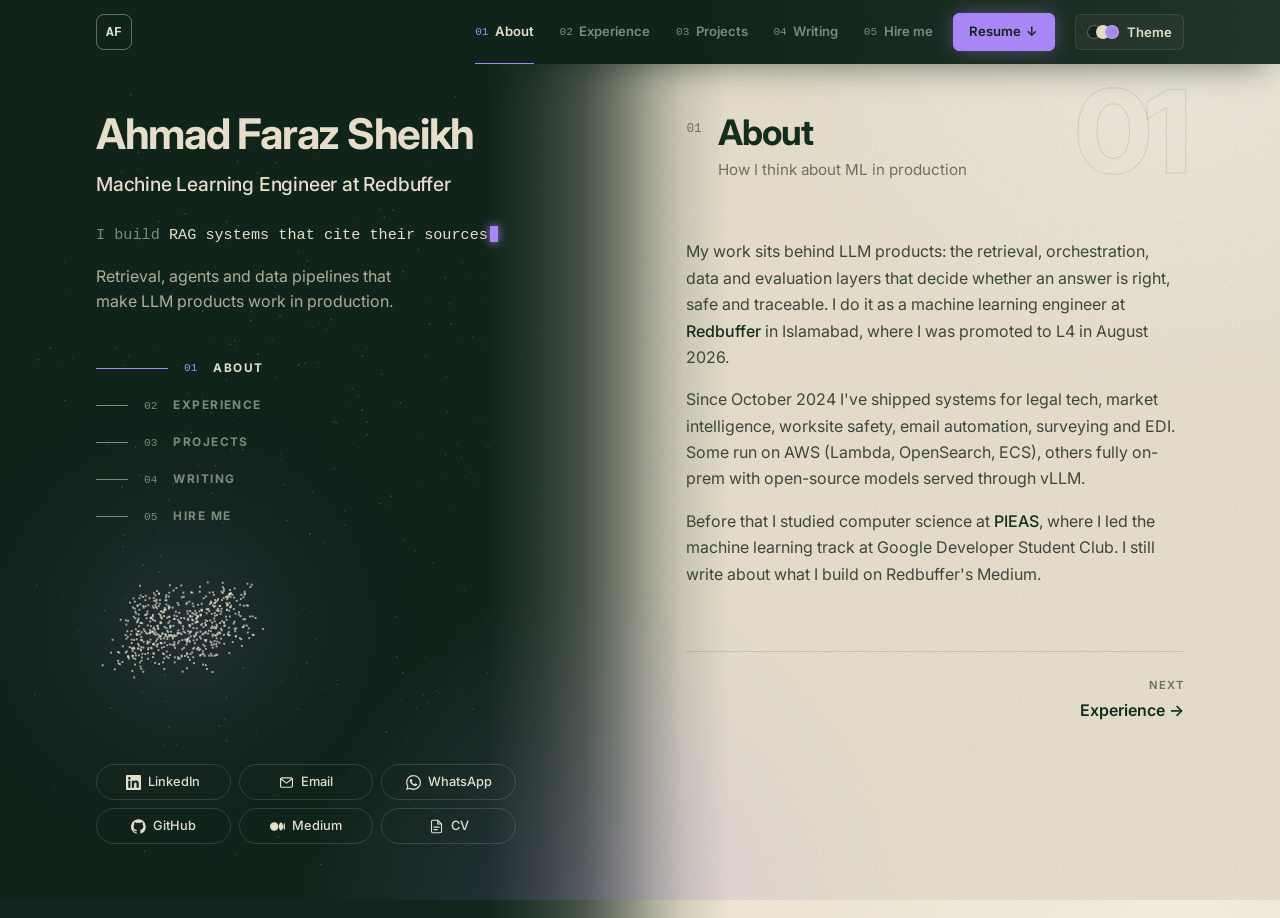
<file: index.html>
<!DOCTYPE html>
<html lang="en">
<head>
<meta charset="utf-8">
<meta name="viewport" content="width=device-width, initial-scale=1, viewport-fit=cover">
<title>Ahmad Faraz Sheikh | Machine Learning Engineer</title>
<meta name="description" content="Ahmad Faraz Sheikh is a machine learning engineer at Redbuffer building RAG systems, agentic AI, data pipelines and LLM evaluation, deployed on AWS and on-prem with vLLM.">
<meta name="author" content="Ahmad Faraz Sheikh">
<meta property="og:type" content="website">
<meta property="og:title" content="Ahmad Faraz Sheikh | Machine Learning Engineer">
<meta property="og:description" content="Ahmad Faraz Sheikh is a machine learning engineer at Redbuffer building RAG systems, agentic AI, data pipelines and LLM evaluation, deployed on AWS and on-prem with vLLM.">
<meta property="og:image" content="assets/img/og-image.png">
<meta name="twitter:card" content="summary_large_image">
<meta name="theme-color" content="#11261c">
<script>try{var m=location.search.match(/[?&]palette=([a-z]+)/),p=m?m[1]:localStorage.getItem("palette");if(p)document.documentElement.dataset.palette=p}catch(e){}</script>
<link rel="icon" href="favicon.svg" type="image/svg+xml">
<link rel="preconnect" href="https://fonts.googleapis.com">
<link rel="preconnect" href="https://fonts.gstatic.com" crossorigin>
<link href="https://fonts.googleapis.com/css2?family=Inter:wght@400;500;600;700&display=swap" rel="stylesheet">
<link rel="stylesheet" href="assets/css/style.css?v=32">
</head>
<body data-page="index">
<div class="spot" aria-hidden="true"></div>
<a class="skip" href="#main">Skip to content</a>
<canvas id="field" aria-hidden="true"></canvas>
<div class="topbar" role="banner">
  <div class="tb-in">
    <a class="brand" href="#about" data-sec="about" aria-label="Ahmad Faraz Sheikh, back to start"><span>AF</span></a>
    <nav class="tb-nav" aria-label="Sections"><a href="#about" data-sec="about"><b>01</b>About</a><a href="#experience" data-sec="experience"><b>02</b>Experience</a><a href="#projects" data-sec="projects"><b>03</b>Projects</a><a href="#writing" data-sec="writing"><b>04</b>Writing</a><a href="#hire" data-sec="hire"><b>05</b>Hire me</a></nav>
    <a class="tb-cv" id="tbCv" download>Resume <span aria-hidden="true">↓</span></a>
    <div class="tb-theme">
      <button class="tb-pal" id="palBtn" type="button" aria-haspopup="true" aria-expanded="false" aria-controls="palMenu" aria-label="Change colour theme"><span class="sw"><i></i><i></i><i></i></span><span class="lbl">Theme</span></button>
      <ul class="pal-menu" id="palMenu" role="menu" aria-label="Colour themes" hidden><li role="none"><button type="button" role="menuitemradio" aria-checked="false" data-pal="navy"><span class="sw" style="--d:#0f1b33;--l:#f3ead8;--s:#ff7a66"><i></i><i></i><i></i></span><span>Navy & Cream<small>with a hint of coral</small></span></button></li><li role="none"><button type="button" role="menuitemradio" aria-checked="false" data-pal="forest"><span class="sw" style="--d:#11261c;--l:#ece3d0;--s:#b08cff"><i></i><i></i><i></i></span><span>Forest & Sand<small>with a hint of electric purple</small></span></button></li><li role="none"><button type="button" role="menuitemradio" aria-checked="false" data-pal="mono"><span class="sw" style="--d:#0a0a0b;--l:#ffffff;--s:#c6ff3d"><i></i><i></i><i></i></span><span>Midnight & White<small>with a hint of lime</small></span></button></li></ul>
    </div>
  </div>
</div>
<div class="layout">
  <header class="side">
    <div>
      <h1><a href="index.html">Ahmad Faraz Sheikh</a></h1>
      <h2 class="role">Machine Learning Engineer at Redbuffer</h2>
      <p class="typed" aria-label="What I work on"><span class="k">I build</span> <span id="typed"></span><span class="caret" aria-hidden="true"></span></p>
      <p class="pitch">Retrieval, agents and data pipelines that make LLM products work in production.</p>
      <nav class="toc" aria-label="Sections">
        <a href="#about" data-sec="about"><i></i><b>01</b><span>About</span></a>
        <a href="#experience" data-sec="experience"><i></i><b>02</b><span>Experience</span></a>
        <a href="#projects" data-sec="projects"><i></i><b>03</b><span>Projects</span></a>
        <a href="#writing" data-sec="writing"><i></i><b>04</b><span>Writing</span></a>
        <a href="#hire" data-sec="hire"><i></i><b>05</b><span>Hire me</span></a>
      </nav>
    </div>
    <div class="viz" aria-hidden="true"></div>
    <div class="side-foot">
      <ul class="socials" id="socials" aria-label="Contact and links"></ul>
    </div>
  </header>

  <main id="main" class="content sand">
      <section id="about" class="sec" aria-label="About" data-num="01">
        <header class="sec-head"><span class="num">01</span><div><h2>About</h2><p class="kicker">How I think about ML in production</p></div></header>
        <div class="about" id="aboutText"></div>
        <nav class="pager" aria-label="Section pages"><span></span><a class="pg next" href="#experience" data-sec="experience"><small>Next</small><span>Experience →</span></a></nav>
      </section>
      <section id="experience" class="sec" aria-label="Experience" data-num="02">
        <header class="sec-head"><span class="num">02</span><div><h2>Experience</h2><p class="kicker">Where I have shipped</p></div></header>
        <ol class="list" id="experienceList"></ol>
        <a class="arrow-link" id="cvLink" download>Download full CV <span aria-hidden="true">→</span></a>
        <nav class="pager" aria-label="Section pages"><a class="pg prev" href="#about" data-sec="about"><small>Previous</small><span>← About</span></a><a class="pg next" href="#projects" data-sec="projects"><small>Next</small><span>Projects →</span></a></nav>
      </section>
      <section id="projects" class="sec" aria-label="Projects" data-num="03">
        <header class="sec-head"><span class="num">03</span><div><h2>Projects</h2><p class="kicker">Selected client work</p></div></header>
        <ol class="list" id="projectList"></ol>
        <a class="arrow-link" href="projects.html">View full project archive <span aria-hidden="true">→</span></a>
        <nav class="pager" aria-label="Section pages"><a class="pg prev" href="#experience" data-sec="experience"><small>Previous</small><span>← Experience</span></a><a class="pg next" href="#writing" data-sec="writing"><small>Next</small><span>Writing →</span></a></nav>
      </section>
      <section id="writing" class="sec" aria-label="Writing" data-num="04">
        <header class="sec-head"><span class="num">04</span><div><h2>Writing</h2><p class="kicker">Notes on Medium</p></div></header>
        <ol class="list" id="writingList"></ol>
        <a class="arrow-link" href="#hire" data-sec="hire">Want to work together? <span aria-hidden="true">→</span></a>
        <nav class="pager" aria-label="Section pages"><a class="pg prev" href="#projects" data-sec="projects"><small>Previous</small><span>← Projects</span></a><a class="pg next" href="#hire" data-sec="hire"><small>Next</small><span>Hire me →</span></a></nav>
      </section>
      <section id="hire" class="sec" aria-label="Hire me" data-num="05">
        <header class="sec-head"><span class="num">05</span><div><h2>Hire me</h2><p class="kicker">Why work with me, and how to reach me</p></div></header>
        <h3 class="sub-h">What you get</h3>
        <ol class="why" id="whyList"></ol>
        <h3 class="sub-h">How I work</h3>
        <ol class="steps" id="processList"></ol>
        <div class="contact" id="contactBox"></div>
        <footer class="foot"><p class="small">Hand-built with plain HTML, CSS and JavaScript. Hosted on GitHub Pages.</p></footer>
        <nav class="pager" aria-label="Section pages"><a class="pg prev" href="#writing" data-sec="writing"><small>Previous</small><span>← Writing</span></a><a class="pg next" href="#about" data-sec="about"><small>Back to start</small><span>About ↺</span></a></nav>
      </section>
  </main>
</div>

<dialog id="modal" aria-labelledby="mTitle"><div id="modalBody"></div></dialog>
<noscript><p style="text-align:center;padding:2rem">This site needs JavaScript to show its content. Email <a href="mailto:faraz.sheikh2001@gmail.com">faraz.sheikh2001@gmail.com</a>.</p></noscript>
<script src="assets/js/content.js?v=32" defer></script>
<script src="assets/js/field.js?v=32" defer></script>
<script src="assets/js/main.js?v=32" defer></script>
</body>
</html>
</file>
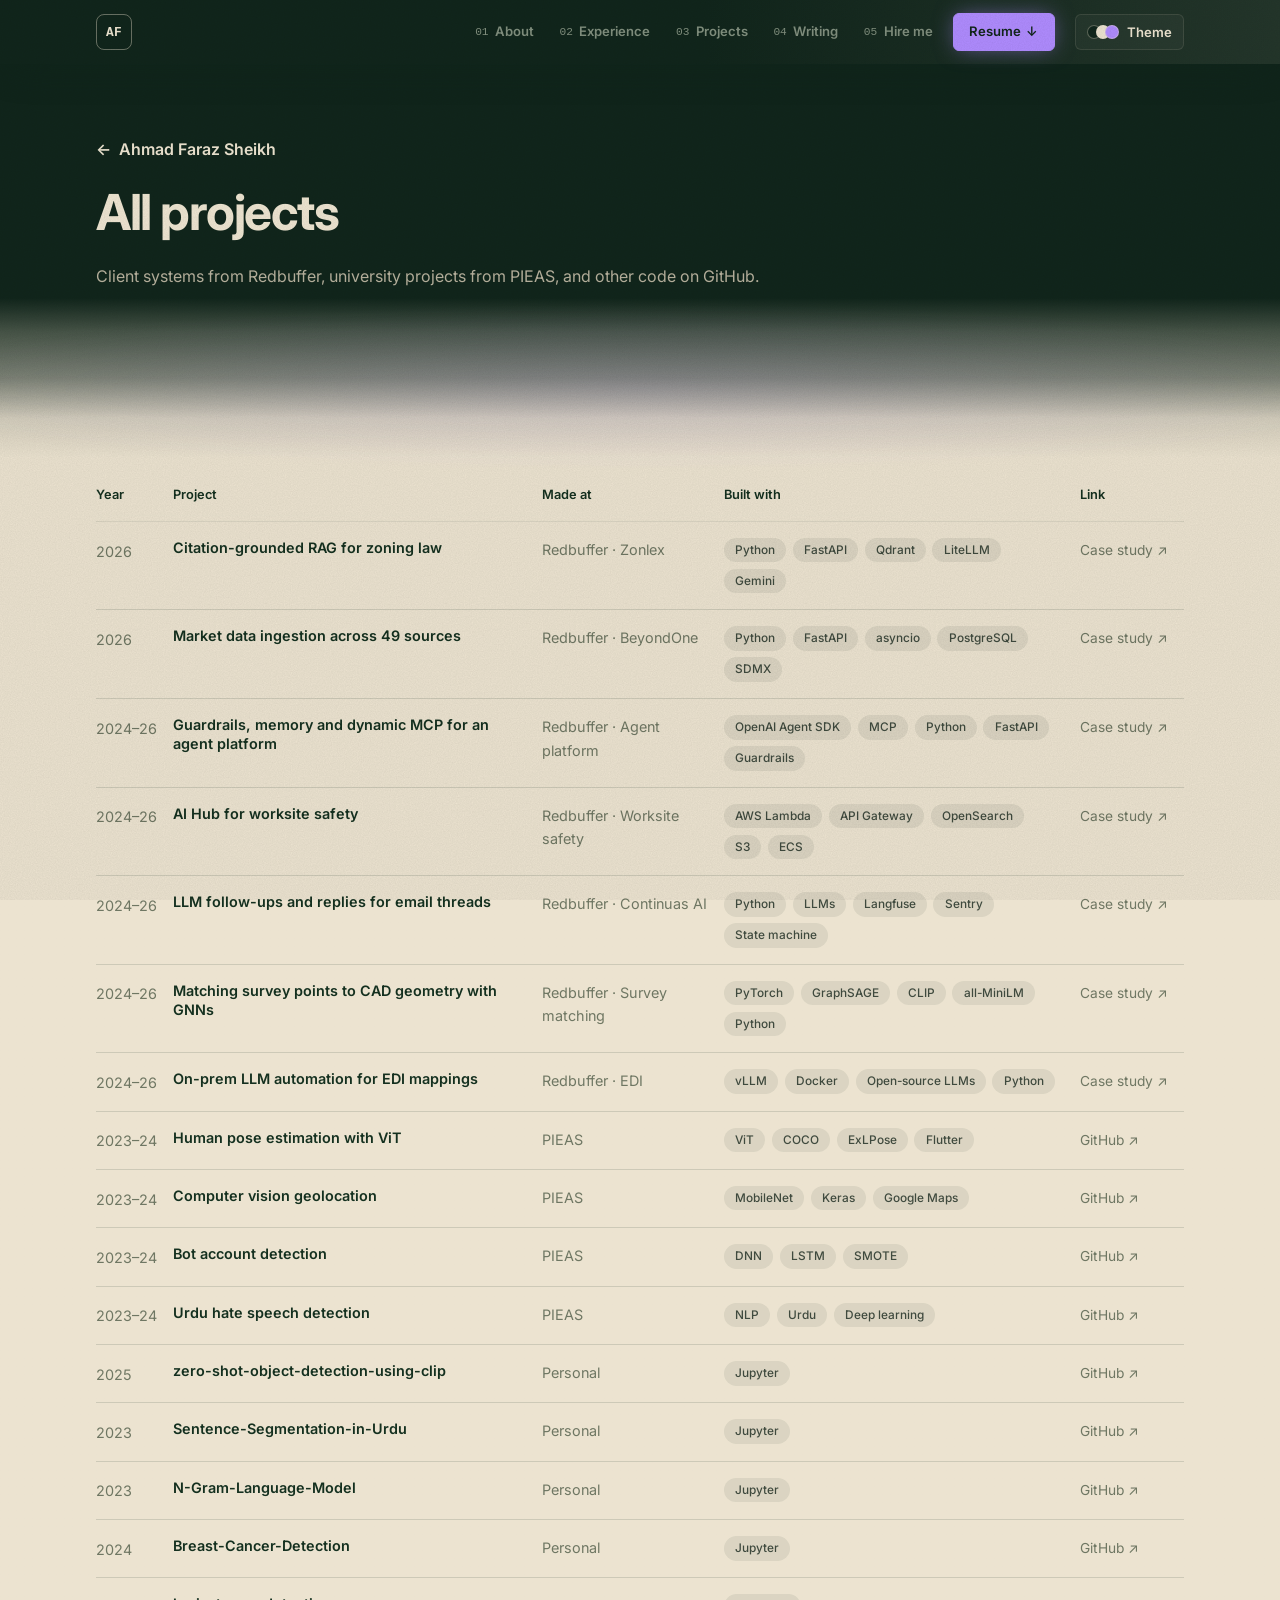
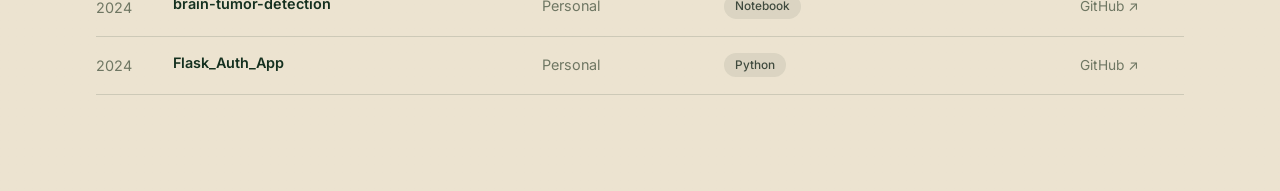
<file: projects.html>
<!DOCTYPE html>
<html lang="en">
<head>
<meta charset="utf-8">
<meta name="viewport" content="width=device-width, initial-scale=1, viewport-fit=cover">
<title>Project archive | Ahmad Faraz Sheikh</title>
<meta name="description" content="Every project by Ahmad Faraz Sheikh: legal RAG, market data ingestion, agent guardrails, worksite safety AI, email automation, GNN survey matching, on-prem LLMs for EDI, and university work.">
<meta name="author" content="Ahmad Faraz Sheikh">
<meta property="og:type" content="website">
<meta property="og:title" content="Project archive | Ahmad Faraz Sheikh">
<meta property="og:description" content="Every project by Ahmad Faraz Sheikh: legal RAG, market data ingestion, agent guardrails, worksite safety AI, email automation, GNN survey matching, on-prem LLMs for EDI, and university work.">
<meta property="og:image" content="assets/img/og-image.png">
<meta name="twitter:card" content="summary_large_image">
<meta name="theme-color" content="#11261c">
<script>try{var m=location.search.match(/[?&]palette=([a-z]+)/),p=m?m[1]:localStorage.getItem("palette");if(p)document.documentElement.dataset.palette=p}catch(e){}</script>
<link rel="icon" href="favicon.svg" type="image/svg+xml">
<link rel="preconnect" href="https://fonts.googleapis.com">
<link rel="preconnect" href="https://fonts.gstatic.com" crossorigin>
<link href="https://fonts.googleapis.com/css2?family=Inter:wght@400;500;600;700&display=swap" rel="stylesheet">
<link rel="stylesheet" href="assets/css/style.css?v=32">
</head>
<body data-page="projects">
<div class="spot" aria-hidden="true"></div>
<a class="skip" href="#main">Skip to content</a>
<div class="topbar" role="banner">
  <div class="tb-in">
    <a class="brand" href="index.html" aria-label="Ahmad Faraz Sheikh, home"><span>AF</span></a>
    <nav class="tb-nav" aria-label="Sections"><a href="index.html#about"><b>01</b>About</a><a href="index.html#experience"><b>02</b>Experience</a><a href="index.html#projects"><b>03</b>Projects</a><a href="index.html#writing"><b>04</b>Writing</a><a href="index.html#hire"><b>05</b>Hire me</a></nav>
    <a class="tb-cv" id="tbCv" download>Resume <span aria-hidden="true">↓</span></a>
    <div class="tb-theme">
      <button class="tb-pal" id="palBtn" type="button" aria-haspopup="true" aria-expanded="false" aria-controls="palMenu" aria-label="Change colour theme"><span class="sw"><i></i><i></i><i></i></span><span class="lbl">Theme</span></button>
      <ul class="pal-menu" id="palMenu" role="menu" aria-label="Colour themes" hidden><li role="none"><button type="button" role="menuitemradio" aria-checked="false" data-pal="navy"><span class="sw" style="--d:#0f1b33;--l:#f3ead8;--s:#ff7a66"><i></i><i></i><i></i></span><span>Navy & Cream<small>with a hint of coral</small></span></button></li><li role="none"><button type="button" role="menuitemradio" aria-checked="false" data-pal="forest"><span class="sw" style="--d:#11261c;--l:#ece3d0;--s:#b08cff"><i></i><i></i><i></i></span><span>Forest & Sand<small>with a hint of electric purple</small></span></button></li><li role="none"><button type="button" role="menuitemradio" aria-checked="false" data-pal="mono"><span class="sw" style="--d:#0a0a0b;--l:#ffffff;--s:#c6ff3d"><i></i><i></i><i></i></span><span>Midnight & White<small>with a hint of lime</small></span></button></li></ul>
    </div>
  </div>
</div>
<main id="main" class="archive">
  <header class="arch-head"><div class="arch-in">
    <a class="back" href="index.html"><span aria-hidden="true">←</span> Ahmad Faraz Sheikh</a>
    <h1>All projects</h1>
    <p class="lead">Client systems from Redbuffer, university projects from PIEAS, and other code on GitHub.</p>
  </div></header>
  <div class="arch-body sand fade"><div class="arch-in">
    <table class="arch-table">
      <thead><tr><th>Year</th><th>Project</th><th class="hide-sm">Made at</th><th class="hide-md">Built with</th><th class="hide-sm">Link</th></tr></thead>
      <tbody id="archiveRows"></tbody>
    </table>
  </div></div>
</main>

<dialog id="modal" aria-labelledby="mTitle"><div id="modalBody"></div></dialog>
<noscript><p style="text-align:center;padding:2rem">This site needs JavaScript to show its content. Email <a href="mailto:faraz.sheikh2001@gmail.com">faraz.sheikh2001@gmail.com</a>.</p></noscript>
<script src="assets/js/content.js?v=32" defer></script>
<script src="assets/js/field.js?v=32" defer></script>
<script src="assets/js/main.js?v=32" defer></script>
</body>
</html>
</file>
<file: assets/css/style.css>
/* Two-column engineer layout: fixed intro on the left, scrolling work on the right. */
/* Themes: each palette is ~90% a dark and a light colour blended together, ~10% one signature accent.
   The left column and top bar sit on the dark surface; pages, the archive table and pop-ups on the light (.sand) surface.
   60/30/10: the dark colour is the main surface, the light colour carries text and the page sheet, and the accent
   is kept for the one button to press, the active menu item, the cursor, glows and key numbers. Switch with data-palette on <html>. */
:root,:root[data-palette="forest"]{--dark:#11261c;--light:#ece3d0;--sig-d:#b08cff;--sig-l:#6a2fe0;--d-head:#efe6d2;--d-text:#b9b39f;--d-dim:#82907f;--l-head:#14301f;--l-text:#3f4a3e;--l-dim:#6f7763;}
:root[data-palette="navy"]{--dark:#0f1b33;--light:#f3ead8;--sig-d:#ff7a66;--sig-l:#d24a33;--d-head:#f3ead8;--d-text:#b8bccb;--d-dim:#7f88a0;--l-head:#0f1b33;--l-text:#3e4659;--l-dim:#6e7486;}
:root[data-palette="mono"]{--dark:#0a0a0b;--light:#ffffff;--sig-d:#c6ff3d;--sig-l:#4d7c0f;--d-head:#f5f5f5;--d-text:#a8a8ad;--d-dim:#707076;--l-head:#0a0a0b;--l-text:#3b3b40;--l-dim:#76767c;}
:root{--ag:var(--sig-d);--as:var(--sig-l)}
html{color-scheme:dark}
:root{
  --m1:color-mix(in oklab,var(--dark) 88%,var(--light));--m2:color-mix(in oklab,var(--dark) 72%,var(--light));
  --m3:color-mix(in oklab,var(--dark) 48%,var(--light));--m4:color-mix(in oklab,var(--dark) 26%,var(--light));--m5:color-mix(in oklab,var(--dark) 10%,var(--light));
  --bg:var(--dark); --head:var(--d-head); --text:var(--d-text); --dim:var(--d-dim);
  --line:color-mix(in srgb,var(--d-head) 11%,transparent); --raise:color-mix(in srgb,var(--d-head) 4%,transparent); --raise2:color-mix(in srgb,var(--d-head) 7%,transparent);
  --accent:var(--ag); --electric:var(--sig-d);
  --pill:color-mix(in srgb,var(--accent) 13%,transparent); --spot:color-mix(in srgb,var(--electric) 6%,transparent);
  --gut:24px;
}
@media (min-width:768px){:root{--gut:48px}}
@media (min-width:1024px){:root{--gut:max(96px,calc((100vw - 1280px) / 2 + 96px))}}
.sand{
  --bg:var(--light); --head:var(--l-head); --text:var(--l-text); --dim:var(--l-dim);
  --line:color-mix(in srgb,var(--l-head) 14%,transparent); --raise:color-mix(in srgb,var(--l-head) 4.5%,transparent); --raise2:color-mix(in srgb,var(--l-head) 8%,transparent);
  --accent:var(--as); --electric:var(--sig-l);
  --pill:color-mix(in srgb,var(--accent) 11%,transparent);
  background:var(--bg);color:var(--text);color-scheme:light;
}
/* light surface that fades in from the dark one above it */
.sand.fade{background:
  radial-gradient(90vw 120px at 50% 90px, color-mix(in srgb,var(--sig-d) 13%,transparent), transparent 70%),
  linear-gradient(in oklab 180deg, var(--dark) 0, var(--m2) 34px, var(--m3) 80px, var(--m5) 120px, var(--light) 160px);
  padding-top:170px}

/* ---------- the blend: dark shades into light, no hard edge ---------- */
@media (min-width:1024px){
  body[data-page="index"]{background-color:var(--dark);background-image:
    radial-gradient(34vw 56vh at 47% 104%, color-mix(in srgb,var(--sig-d) 18%,transparent), transparent 70%),
    radial-gradient(45vw 55vh at 92% 6%, rgba(255,255,255,.35), transparent 70%),
    linear-gradient(in oklab 90deg, var(--dark) 0%, var(--dark) 38%, var(--m1) 42%, var(--m2) 45.5%, var(--m3) 48.5%, var(--m4) 51%, var(--m5) 53.5%, var(--light) 57%)}
  .content.sand{background:transparent}
}
@media (max-width:1023px){
  .content.sand{background:
    radial-gradient(90vw 120px at 50% 90px, color-mix(in srgb,var(--sig-d) 13%,transparent), transparent 70%),
    linear-gradient(in oklab 180deg, var(--dark) 0, var(--m2) 34px, var(--m3) 80px, var(--m5) 120px, var(--light) 160px);
    padding-top:170px}
}
body{transition:background-color .4s}
/* film grain, so the colours feel printed rather than flat */
body::after{content:"";position:fixed;inset:0;z-index:45;pointer-events:none;opacity:.08;
  background-image:url("data:image/svg+xml,%3Csvg xmlns='http://www.w3.org/2000/svg' width='180' height='180'%3E%3Cfilter id='n'%3E%3CfeTurbulence type='fractalNoise' baseFrequency='.85' numOctaves='3' stitchTiles='stitch'/%3E%3CfeColorMatrix values='0 0 0 0 0 0 0 0 0 0 0 0 0 0 0 0 0 0 .9 0'/%3E%3C/filter%3E%3Crect width='100%25' height='100%25' filter='url(%23n)'/%3E%3C/svg%3E")}

/* theme picker (second button in the top bar) */
.tb-theme{position:relative;flex:none}
.tb-pal{display:inline-flex;align-items:center;gap:.5rem;height:36px;padding:0 .7rem;border:1px solid var(--line);border-radius:6px;background:var(--raise);color:var(--head);font:600 .82rem Inter,system-ui,sans-serif;cursor:pointer;transition:border-color .2s}
.tb-pal:hover,.tb-pal[aria-expanded="true"]{border-color:var(--electric)}
.sw{display:inline-flex;align-items:center}
.sw i{width:14px;height:14px;border-radius:50%;border:1.5px solid color-mix(in srgb,var(--d-head) 35%,transparent);margin-left:-5px}
.sw i:first-child{margin-left:0;background:var(--d)}
.sw i:nth-child(2){background:var(--l)}
.sw i:nth-child(3){background:var(--s)}
.tb-pal .sw{--d:var(--dark);--l:var(--light);--s:var(--sig-d)}
@media (max-width:639px){.tb-pal .lbl{display:none}.tb-pal{padding:0 .55rem}}
.pal-menu{position:absolute;right:0;top:calc(100% + 10px);z-index:60;width:248px;padding:.4rem;border:1px solid var(--line);border-radius:10px;background:var(--dark);box-shadow:0 20px 50px -18px rgba(0,0,0,.6);list-style:none;margin:0}
.pal-menu[hidden]{display:none}
.pal-menu button{display:flex;align-items:center;gap:.75rem;width:100%;padding:.6rem .65rem;border:0;border-radius:7px;background:none;color:var(--head);font:500 .86rem Inter,system-ui,sans-serif;text-align:left;cursor:pointer}
.pal-menu button:hover{background:var(--raise2)}
.pal-menu button[aria-checked="true"]{background:var(--raise2)}
.pal-menu button[aria-checked="true"]::after{content:"✓";margin-left:auto;color:var(--electric)}
.pal-menu small{display:block;color:var(--dim);font-size:.74rem;font-weight:400}
.pal-menu .sw i{width:16px;height:16px}


*,*::before,*::after{box-sizing:border-box}
html{-webkit-text-size-adjust:100%;scroll-behavior:smooth}
body{margin:0;background:var(--bg);color:var(--text);font:400 16px/1.65 Inter,system-ui,sans-serif;-webkit-font-smoothing:antialiased}
a{color:inherit;text-decoration:none}
h1,h2,h3,p{margin:0}
ul,ol{list-style:none;margin:0;padding:0}
b,strong{color:var(--head);font-weight:500}
::selection{background:var(--electric);color:#fff}
:focus-visible{outline:2px solid var(--electric);outline-offset:3px;border-radius:4px}
.skip{position:absolute;left:-999px;top:12px;z-index:60;background:var(--accent);color:var(--bg);padding:.5rem 1rem;border-radius:6px;font-weight:600}
.skip:focus{left:12px}
.spot{position:fixed;inset:0;pointer-events:none;z-index:0;transition:background .3s}
@media (hover:none){.spot{display:none}}

/* ---------- layout ---------- */
.layout{position:relative;z-index:1;--gut:24px}
@media (min-width:768px){.layout{--gut:48px}}
/* desktop: edge gutter lines up with the 1280px top bar */
@media (min-width:1024px){.layout{display:flex;--gut:max(96px,calc((100vw - 1280px) / 2 + 96px))}}

.side{position:relative;padding:40px var(--gut) 32px}
@media (min-width:1024px){.side{position:sticky;top:0;height:100vh;width:48%;flex:none;display:flex;flex-direction:column;justify-content:space-between;padding:112px 3rem 56px var(--gut)}.layout .side h1{font-size:clamp(2.1rem,3.3vw,2.85rem)}}
.side h1{font-size:clamp(2.4rem,5vw,3.1rem);line-height:1.05;font-weight:700;letter-spacing:-.03em;color:var(--head)}
.role{margin-top:.8rem;font-size:1.2rem;font-weight:500;color:var(--head);letter-spacing:-.01em}
.typed{margin-top:1.4rem;min-height:1.6em;font:500 .95rem/1.6 ui-monospace,"SF Mono",Menlo,Consolas,monospace;color:var(--head);transition:color .4s}
.typed .k{color:var(--dim)}
.typed .caret{display:inline-block;width:.55em;height:1.1em;margin-left:2px;vertical-align:-.2em;background:var(--electric);box-shadow:0 0 10px var(--electric);animation:blink 1s steps(2) infinite;transition:background .4s}
@keyframes blink{50%{opacity:0}}
.pitch{margin-top:1rem;max-width:21rem;line-height:1.6}

.toc{display:none}
@media (min-width:1024px){.toc{display:flex;flex-direction:column;align-items:flex-start;margin-top:2.2rem;gap:0}}
.toc a{display:flex;align-items:center;gap:1rem;padding:.55rem 0;font-size:.74rem;font-weight:700;text-transform:uppercase;letter-spacing:.12em;color:var(--dim);transition:color .2s}
.toc a b{font:500 .7rem ui-monospace,Menlo,monospace;color:inherit;letter-spacing:0}
.toc i{display:block;width:2rem;height:1px;background:var(--dim);transition:width .3s,background .3s}
.toc a:hover{color:var(--head)}
.toc a:hover i{width:3rem;background:var(--head)}
.toc a.active{color:var(--head)}
.toc a.active b{color:var(--accent)}
.toc a.active i{width:4.5rem;background:var(--accent)}

/* living embedding space: the canvas covers the page, the shape fills .viz */
#field{position:fixed;inset:0;width:100%;height:100%;z-index:0;pointer-events:none}
@media (max-width:1023px){#field{position:absolute;top:0;left:0;right:0;bottom:auto}}
@media (min-width:1024px){#field{right:auto}}
.viz{height:140px;margin:1.2rem 0 .8rem}
@media (min-width:1024px){.side{justify-content:flex-start}.viz{flex:1;min-height:110px;max-height:210px;margin:1.6rem 0 2rem;max-width:420px}}
.side-foot{display:flex;align-items:center;gap:1rem;margin-top:1.4rem}
.socials{display:grid;grid-template-columns:repeat(3,minmax(0,1fr));gap:.5rem;width:100%;max-width:420px}
.socials a{display:flex;align-items:center;color:var(--dim);transition:color .15s,border-color .2s,background .2s}
.socials svg{display:block}
.socials a.pill{justify-content:center;gap:.45rem;height:36px;padding:0 .6rem;border:1px solid color-mix(in srgb,var(--head) 16%,transparent);border-radius:999px;color:var(--head);font-size:.8rem;font-weight:500;white-space:nowrap}
.socials a.pill svg{flex:none;width:15px;height:15px}
.socials a.pill:hover{border-color:var(--accent);background:color-mix(in srgb,var(--accent) 10%,transparent)}
@media (max-width:359px){.socials{grid-template-columns:repeat(2,minmax(0,1fr))}}

.content{padding:3rem var(--gut) 64px;position:relative}

/* top bar: brand, sections, resume (fixed on desktop, sticky on phones) */
.topbar{position:sticky;top:0;z-index:40;background:linear-gradient(in oklab 90deg,var(--dark),var(--dark) 55%,color-mix(in oklab,var(--dark) 90%,var(--light)));box-shadow:0 14px 34px -14px color-mix(in srgb,var(--dark) 60%,transparent)}
@media (min-width:1024px){.topbar{position:fixed;left:0;right:0}}
.tb-in{max-width:1280px;margin:0 auto;padding:0 24px;height:60px;display:flex;align-items:center;gap:1.25rem}
@media (min-width:768px){.tb-in{padding:0 48px}}
@media (min-width:1024px){.tb-in{padding:0 96px;height:64px}}
.brand{flex:none;display:grid;place-items:center;width:36px;height:36px;border:1px solid color-mix(in srgb,var(--head) 40%,transparent);border-radius:8px;color:var(--head);font:700 .8rem ui-monospace,Menlo,monospace;letter-spacing:.02em;transition:color .3s,border-color .3s,background .2s}
.brand:hover,.brand.active:hover{background:var(--raise2)}
.tb-nav{flex:1;min-width:0;display:flex;gap:1.6rem;overflow-x:auto;scrollbar-width:none;justify-content:flex-end;height:100%}
.tb-nav::-webkit-scrollbar{display:none}
@media (max-width:639px){.tb-nav{justify-content:flex-start;gap:1.2rem;margin-right:-24px;padding-right:24px}}
.tb-nav a{position:relative;flex:none;display:flex;align-items:center;gap:.4rem;font-size:.82rem;font-weight:600;color:var(--dim);transition:color .2s}
.tb-nav a b{font:500 .7rem ui-monospace,Menlo,monospace;color:inherit}
.tb-nav a::after{content:"";position:absolute;left:0;right:0;bottom:-1px;height:2px;background:var(--accent);transform:scaleX(0);transition:transform .3s cubic-bezier(.2,.7,.2,1),background .3s}
.tb-nav a:hover{color:var(--head)}
.tb-nav a.active{color:var(--head)}
.tb-nav a.active b{color:var(--accent)}
.tb-nav a.active::after{transform:scaleX(1)}
.tb-cv{flex:none;display:inline-flex;align-items:center;gap:.35rem;padding:.42rem .95rem;border:1px solid var(--accent);border-radius:6px;background:var(--accent);color:var(--dark);box-shadow:0 0 22px -4px color-mix(in srgb,var(--accent) 60%,transparent);font-size:.82rem;font-weight:600;transition:background .2s,color .3s,border-color .3s}
.tb-cv:hover{filter:brightness(1.08);box-shadow:0 0 30px -2px color-mix(in srgb,var(--accent) 75%,transparent)}
@media (max-width:639px){.tb-cv{display:none}}
.content > .sec:first-of-type{margin-top:0}

/* ---------- section pages ---------- */
.sec{display:none;position:relative;isolation:isolate}
.sec.on{display:block;animation:pageIn .45s cubic-bezier(.2,.7,.2,1)}
@keyframes pageIn{from{opacity:0;transform:translateY(14px)}}
/* big outlined page number behind the header */
.sec::before{content:attr(data-num);position:absolute;right:0;top:-1rem;font:800 clamp(6rem,14vw,11rem)/1 Inter,sans-serif;letter-spacing:-.06em;color:transparent;-webkit-text-stroke:1px color-mix(in srgb,var(--head) 16%,transparent);pointer-events:none;z-index:-1;opacity:.7}
@media (min-width:1024px){
  body[data-page="index"]{overflow:hidden}
  .layout{height:100vh}
  .content{flex:1;min-width:0;height:100vh;padding:0}
  .sec,.sec.on{display:block;position:absolute;top:0;bottom:0;left:0;right:0;overflow-y:auto;overscroll-behavior:contain;padding:112px var(--gut) 72px 4.5rem;scrollbar-width:thin;scrollbar-color:var(--line) transparent;
    opacity:0;visibility:hidden;transform:translateY(18px);transition:opacity .45s ease,transform .55s cubic-bezier(.2,.7,.2,1),visibility 0s .45s;animation:none}
  .sec.on{opacity:1;visibility:visible;transform:none;transition:opacity .45s ease .08s,transform .55s cubic-bezier(.2,.7,.2,1) .08s,visibility 0s}
  .sec::before{right:var(--gut);top:4.6rem;font-size:clamp(6rem,9vw,8.5rem)}
}
.sec:focus,.sec:focus-visible{outline:none}
.sec-head{display:flex;align-items:flex-start;gap:1rem;margin-bottom:2.5rem}
@media (min-width:1024px){.sec-head{margin-bottom:3.5rem}}
.sec-head .num{font:500 .8rem ui-monospace,Menlo,monospace;color:var(--dim);padding-top:.55rem;transition:color .4s}
.sec-head h2{font-size:clamp(1.7rem,3vw,2.2rem);font-weight:700;letter-spacing:-.03em;line-height:1.15;color:var(--head)}
.sec-head .kicker{margin-top:.3rem;color:var(--dim);font-size:.95rem}

/* previous / next at the bottom of each page */
.pager{display:flex;justify-content:space-between;gap:1rem;margin-top:4rem;padding-top:1.5rem;border-top:1px solid var(--line)}
.pg{display:flex;flex-direction:column;gap:.15rem;color:var(--head);font-weight:600}
.pg.next{text-align:right;margin-left:auto}
.pg small{font-size:.7rem;font-weight:600;text-transform:uppercase;letter-spacing:.1em;color:var(--dim)}
.pg span{transition:color .2s,transform .2s}
.pg:hover span{color:var(--accent)}
.pg.next:hover span{transform:translateX(4px)}
.pg.prev:hover span{transform:translateX(-4px)}

.about p{margin-bottom:1rem}
.about a{color:var(--head);font-weight:500}
.about a:hover{color:var(--accent)}

/* ---------- list items (experience, projects, writing) ---------- */
.list{display:flex;flex-direction:column;gap:3rem}
.item{position:relative;display:grid;gap:.5rem;transition:opacity .25s}
@media (min-width:640px){.item{grid-template-columns:repeat(8,minmax(0,1fr));gap:2rem}}
.item::before{content:"";position:absolute;inset:-1rem;border-radius:8px;transition:background .25s,box-shadow .25s;z-index:-1}
@media (min-width:1024px){
  .item::before{inset:-1rem -1.5rem}
  .item:hover::before{background:var(--raise);box-shadow:inset 0 1px 0 var(--line)}
  .list:hover .item:not(:hover){opacity:.5}
}
.item .when{font-size:.74rem;font-weight:600;text-transform:uppercase;letter-spacing:.06em;color:var(--dim);padding-top:.25rem}
@media (min-width:640px){.item .when{grid-column:span 2}.item .body{grid-column:3/-1}}
.item h3{font-size:1rem;font-weight:500;line-height:1.35;color:var(--head)}
.item h3 .t{display:inline}
.item h3 .co{color:var(--dim);font-weight:400}
.item:hover h3,.item:focus-within h3{color:var(--accent)}
.item h3 .ar{display:inline-block;margin-left:.3rem;transition:transform .2s;font-size:.9em}
.item:hover h3 .ar{transform:translate(3px,-3px)}
.item .stretch{position:absolute;inset:-1rem;z-index:2;border-radius:8px;background:none;border:0;padding:0;margin:0;cursor:pointer;-webkit-appearance:none;appearance:none}
@media (min-width:1024px){.item .stretch{inset:-1rem -1.5rem}}
.item .stretch:focus-visible{outline-offset:0}
.item .sub{font-size:.95rem;color:var(--dim);margin-top:.1rem}
.item p.desc{margin-top:.5rem;font-size:.92rem;line-height:1.6}
.item .bul{margin-top:.6rem;display:grid;gap:.35rem;font-size:.9rem}
.item .bul li{position:relative;padding-left:1rem}
.item .bul li::before{content:"";position:absolute;left:0;top:.65em;width:5px;height:1px;background:var(--dim)}
.item .bul button{position:relative;z-index:3;background:none;border:0;padding:0;font:inherit;color:var(--head);font-weight:500;cursor:pointer}
.item .bul button:hover{color:var(--accent)}
.tags{display:flex;flex-wrap:wrap;gap:.4rem;margin-top:.9rem}
.tags li{padding:.25rem .7rem;border-radius:999px;background:var(--raise2);color:var(--text);font-size:.74rem;font-weight:500;line-height:1.4}

/* project thumbnail: key metric instead of a screenshot */
.metric{order:2;align-self:start;border:1px solid var(--line);border-radius:6px;background:var(--raise);padding:.7rem .75rem;max-width:200px;transition:border-color .2s}
@media (min-width:640px){.metric{order:0;grid-column:span 2;margin-top:.2rem}}
.item:hover .metric{border-color:color-mix(in srgb,var(--accent) 45%,transparent)}
.metric b{display:block;font-size:1.25rem;font-weight:700;letter-spacing:-.02em;color:var(--accent);line-height:1.15}
.metric span{display:block;font-size:.7rem;line-height:1.35;color:var(--dim);margin-top:.2rem}

.arrow-link{display:inline-flex;align-items:center;gap:.4rem;margin-top:3rem;font-weight:600;color:var(--head);border-bottom:1px solid transparent}
.arrow-link span{transition:transform .2s}
.arrow-link:hover{border-color:var(--accent)}
.arrow-link:hover span{transform:translateX(4px)}

.foot{margin-top:4rem;max-width:28rem;font-size:.9rem;color:var(--dim)}
.foot a{color:var(--head);font-weight:500}
.foot a:hover{color:var(--accent)}
.foot .small{margin-top:.8rem;font-size:.8rem}

/* ---------- archive ---------- */
.archive{position:relative;z-index:1}
@media (min-width:1024px){body[data-page="projects"] .topbar{position:sticky}}
.arch-in{max-width:1280px;margin:0 auto;padding:0 var(--gut)}
@media (min-width:1024px){.arch-in{padding:0 96px}}
.arch-head{padding:72px 0 8px}
.arch-body{padding-bottom:96px}
.back{display:inline-flex;gap:.5rem;font-weight:600;color:var(--head)}
.back span{transition:transform .2s}
.back:hover span{transform:translateX(-4px)}
.archive h1{margin-top:.6rem;font-size:clamp(2.4rem,5vw,3.1rem);font-weight:700;letter-spacing:-.03em;color:var(--head)}
.archive .lead{margin-top:.6rem}
.arch-table{width:100%;margin-top:0;border-collapse:collapse;text-align:left}
.arch-table thead{position:sticky;top:60px;z-index:5;background:color-mix(in srgb,var(--bg) 82%,transparent);backdrop-filter:blur(8px)}
.arch-table th{padding:1rem 1rem 1rem 0;font-size:.8rem;font-weight:600;color:var(--head);border-bottom:1px solid var(--line)}
.arch-table td{padding:1rem 1rem 1rem 0;border-bottom:1px solid var(--line);vertical-align:top;font-size:.9rem}
.arch-table td.yr{color:var(--dim);white-space:nowrap;padding-top:1.1rem}
.arch-table td.nm{font-weight:600;color:var(--head);line-height:1.35}
.arch-table td.nm button{all:unset;cursor:pointer}
.arch-table td.nm button:hover,.arch-table td.nm a:hover{color:var(--accent)}
.arch-table td.at{color:var(--dim)}
.arch-table td .tags{margin-top:0}
.arch-table td.ln a,.arch-table td.ln button{all:unset;cursor:pointer;color:var(--dim);font-size:.86rem;white-space:nowrap}
.arch-table td.ln a:hover,.arch-table td.ln button:hover{color:var(--accent)}
@media (max-width:1023px){.hide-md{display:none}}
@media (max-width:639px){.hide-sm{display:none}}

/* ---------- case study modal: dark surface (60), light text and cards (30), accent on the key number and links (10) ---------- */
dialog#modal{width:min(780px,100% - 24px);max-height:min(88vh,100dvh - 24px);padding:0;border:1px solid var(--line);border-radius:16px;color:var(--text);
  background:radial-gradient(70% 50% at 100% 0%, color-mix(in srgb,var(--sig-d) 14%,transparent), transparent 70%),
             radial-gradient(60% 40% at 0% 100%, color-mix(in srgb,var(--light) 7%,transparent), transparent 70%), var(--dark);
  box-shadow:0 40px 100px -24px rgba(0,0,0,.7)}
dialog#modal::backdrop{background:color-mix(in srgb,var(--dark) 55%,transparent);backdrop-filter:blur(6px);-webkit-backdrop-filter:blur(6px)}
dialog#modal[open]{animation:up .25s cubic-bezier(.2,.7,.2,1)}
@keyframes up{from{opacity:0;transform:translateY(14px) scale(.985)}}
.m-in{padding:2.2rem 2.4rem 2.4rem}
@media (max-width:640px){.m-in{padding:1.4rem 1.2rem 1.6rem}}
.m-top{display:flex;justify-content:space-between;align-items:flex-start;gap:1rem}
.m-top .k{font:500 .74rem ui-monospace,Menlo,monospace;letter-spacing:.02em;color:var(--dim)}
.m-x{flex:none;background:var(--raise2);border:1px solid var(--line);color:var(--head);width:36px;height:36px;border-radius:10px;cursor:pointer;font-size:1rem;transition:border-color .2s}
.m-x:hover{border-color:var(--head)}
.m-in h2{margin-top:.6rem;font-size:clamp(1.5rem,3.4vw,1.9rem);line-height:1.18;font-weight:700;letter-spacing:-.025em;color:var(--head)}
.m-in .lead{margin-top:.75rem;font-size:1.02rem;color:color-mix(in srgb,var(--head) 80%,var(--text))}
.m-stats{display:grid;grid-template-columns:repeat(3,1fr);gap:.7rem;margin-top:1.6rem}
@media (max-width:560px){.m-stats{grid-template-columns:1fr}}
.m-stats div{border-radius:12px;padding:.9rem 1rem;background:color-mix(in srgb,var(--light) 92%,var(--dark));color:var(--l-text)}
.m-stats b{display:block;font-size:1.2rem;font-weight:700;letter-spacing:-.01em;color:var(--l-head)}
.m-stats div:first-child b{color:var(--sig-l)}
.m-stats span{font-size:.8rem;color:var(--l-dim)}
.m-in h4{margin:2rem 0 .7rem;font:500 .74rem ui-monospace,Menlo,monospace;letter-spacing:.04em;text-transform:uppercase;color:var(--dim)}
.m-in p{color:var(--text)}
.m-in .bul{display:grid;gap:.55rem;font-size:.95rem}
.m-in .bul li{position:relative;padding-left:1.2rem}
.m-in .bul li::before{content:"";position:absolute;left:0;top:.62em;width:6px;height:6px;border-radius:50%;background:color-mix(in srgb,var(--head) 45%,transparent)}
.flow{display:flex;flex-wrap:wrap;align-items:stretch;gap:.45rem;font-size:.82rem}
.flow span{border:1px solid var(--line);border-radius:9px;padding:.45rem .7rem;background:var(--raise2);color:var(--head)}
.flow span small{display:block;font-size:.7rem;color:var(--dim)}
.flow em{align-self:center;font-style:normal;color:var(--dim)}
.m-in .tags li{background:var(--raise2);color:var(--text);border:1px solid var(--line)}
.m-links{display:flex;flex-wrap:wrap;gap:.7rem;margin-top:1.8rem}
.m-links a{display:inline-flex;align-items:center;gap:.35rem;padding:.55rem 1rem;border-radius:8px;font-weight:600;font-size:.88rem;border:1px solid var(--line);color:var(--head);transition:border-color .2s,filter .2s}
.m-links a:hover{border-color:var(--head)}
.m-links a:first-child{background:var(--sig-d);border-color:var(--sig-d);color:var(--dark);box-shadow:0 0 22px -6px var(--sig-d)}
.m-links a:first-child:hover{filter:brightness(1.08)}

@media (prefers-reduced-motion:reduce){*{animation:none!important;transition:none!important;scroll-behavior:auto!important}}
@media (max-width:639px){.metric{display:none}}
@media (min-width:1024px){.arch-table thead{top:64px}}

/* ---------- responsive fixes ---------- */
/* phones: the section bar scrolls sideways; fade its edges so cut-off links read as "more this way" */
@media (max-width:767px){
  .tb-nav{-webkit-mask-image:linear-gradient(90deg,transparent 0,#000 14px,#000 calc(100% - 34px),transparent);mask-image:linear-gradient(90deg,transparent 0,#000 14px,#000 calc(100% - 34px),transparent);padding-left:6px}
}
/* the typing line wraps on narrow columns; reserve two lines so the page doesn't jump as it types */
@media (max-width:639px),(min-width:1024px) and (max-width:1279px){.typed{min-height:3.2em}}
/* bigger tap area for the social icons without changing their look */
/* small laptops / iPad landscape: the key-number box becomes a compact line above the project */
@media (min-width:1024px) and (max-width:1279px){
  #projectList .item{grid-template-columns:1fr;gap:.6rem}
  #projectList .item .body{grid-column:auto}
  #projectList .metric{order:0;grid-column:auto;display:flex;align-items:baseline;gap:.5rem;max-width:none;margin:0;padding:0;border:0;background:none}
  #projectList .metric b{font-size:1rem}
  #projectList .metric span{margin:0;font-size:.8rem}
}
/* the pop-up's first focus goes to its content, not the close button */
.m-in:focus{outline:none}

/* ---------- hire me ---------- */
.sub-h{margin:0 0 1.2rem;font:500 .74rem ui-monospace,Menlo,monospace;letter-spacing:.06em;text-transform:uppercase;color:var(--dim)}
.why{display:grid;gap:1rem;margin-bottom:3.5rem}
@media (min-width:640px){.why{grid-template-columns:1fr 1fr}}
.why-card{position:relative;padding:1.25rem 1.25rem 1.1rem;border:1px solid var(--line);border-radius:12px;background:var(--raise);transition:border-color .2s,transform .2s}
.why-card:hover{border-color:color-mix(in srgb,var(--head) 30%,transparent);transform:translateY(-2px)}
.why-card .n{font:500 .72rem ui-monospace,Menlo,monospace;color:var(--dim)}
.why-card h4{margin:.35rem 0 .45rem;font-size:1.02rem;font-weight:600;line-height:1.3;color:var(--head)}
.why-card p{font-size:.9rem;line-height:1.55}
.why-card .proof{margin-top:.8rem;padding-top:.7rem;border-top:1px dashed var(--line);font-size:.8rem;color:var(--head);font-weight:500}
.why-card .proof span{color:var(--accent);font-weight:700;margin-right:.2rem}
.steps{display:grid;gap:1.1rem;margin-bottom:3.5rem}
.steps li{display:flex;gap:1rem;align-items:flex-start}
.steps b{flex:none;display:grid;place-items:center;width:30px;height:30px;border-radius:50%;border:1px solid var(--line);font:600 .8rem ui-monospace,Menlo,monospace;color:var(--head)}
.steps h4{margin:.2rem 0 0;font-size:.98rem;font-weight:600;color:var(--head)}
.steps p{font-size:.9rem;margin-top:.15rem}
/* the contact block is a dark card (the main colour) inside the light page */
.contact{padding:1.8rem;border-radius:16px;color:var(--d-text);
  background:radial-gradient(70% 90% at 100% 0%, color-mix(in srgb,var(--sig-d) 20%,transparent), transparent 70%), var(--dark)}
@media (max-width:640px){.contact{padding:1.4rem 1.2rem}}
.contact h3{font-size:clamp(1.5rem,3vw,1.9rem);font-weight:700;letter-spacing:-.025em;color:var(--d-head)}
.contact .c-text{margin-top:.5rem;max-width:34rem}
.c-mail{display:flex;flex-wrap:wrap;gap:.6rem;margin-top:1.4rem}
.c-primary{display:inline-flex;align-items:center;gap:.5rem;padding:.75rem 1.2rem;border-radius:9px;background:var(--sig-d);color:var(--dark);font-weight:700;box-shadow:0 0 26px -6px var(--sig-d);transition:filter .2s}
.c-primary:hover{filter:brightness(1.08)}
.c-primary svg{width:18px;height:18px}
.c-copy{display:inline-flex;align-items:center;gap:.7rem;min-width:0;max-width:100%;padding:.7rem 1rem;border-radius:9px;border:1px solid color-mix(in srgb,var(--d-head) 18%,transparent);background:color-mix(in srgb,var(--d-head) 5%,transparent);color:var(--d-head);font:500 .9rem Inter,system-ui,sans-serif;cursor:pointer}
.c-copy span{overflow:hidden;text-overflow:ellipsis;white-space:nowrap}
.c-copy em{flex:none;font-style:normal;font-size:.78rem;color:var(--d-dim)}
.c-copy:hover{border-color:var(--d-head)}
.c-links{display:flex;flex-wrap:wrap;gap:.5rem;margin-top:1rem}
.c-links a{display:inline-flex;align-items:center;gap:.45rem;padding:.55rem .85rem;border-radius:8px;border:1px solid color-mix(in srgb,var(--d-head) 14%,transparent);color:var(--d-head);font-size:.86rem;font-weight:500;transition:border-color .2s}
.c-links a:hover{border-color:var(--d-head)}
.c-links svg{width:16px;height:16px}
.c-where{margin-top:1.2rem;font-size:.82rem;color:var(--d-dim)}
.contact :focus-visible{outline-color:var(--sig-d)}
#hire .foot{margin-top:2rem}


/* short desktop screens: the left column is exactly one screen tall, so it must fit itself.
   The points visual gives up space first, then spacing tightens; the contact row always stays visible. */
@media (min-width:1024px){
  .viz{min-height:0;flex:1 1 0}
  .side{overflow-y:auto;scrollbar-width:none}
  .side::-webkit-scrollbar{display:none}
}
@media (min-width:1024px) and (max-height:860px){
  .side{padding-top:96px;padding-bottom:28px}
  .typed{margin-top:1rem}
  .pitch{margin-top:.7rem}
  .toc{margin-top:1.4rem}
  .toc a{padding:.4rem 0}
  .viz{margin:1rem 0}
  .side-foot{margin-top:.6rem}
}
@media (min-width:1024px) and (max-height:680px){
  .viz{display:none}
  .toc a{padding:.3rem 0}
}
</file>
